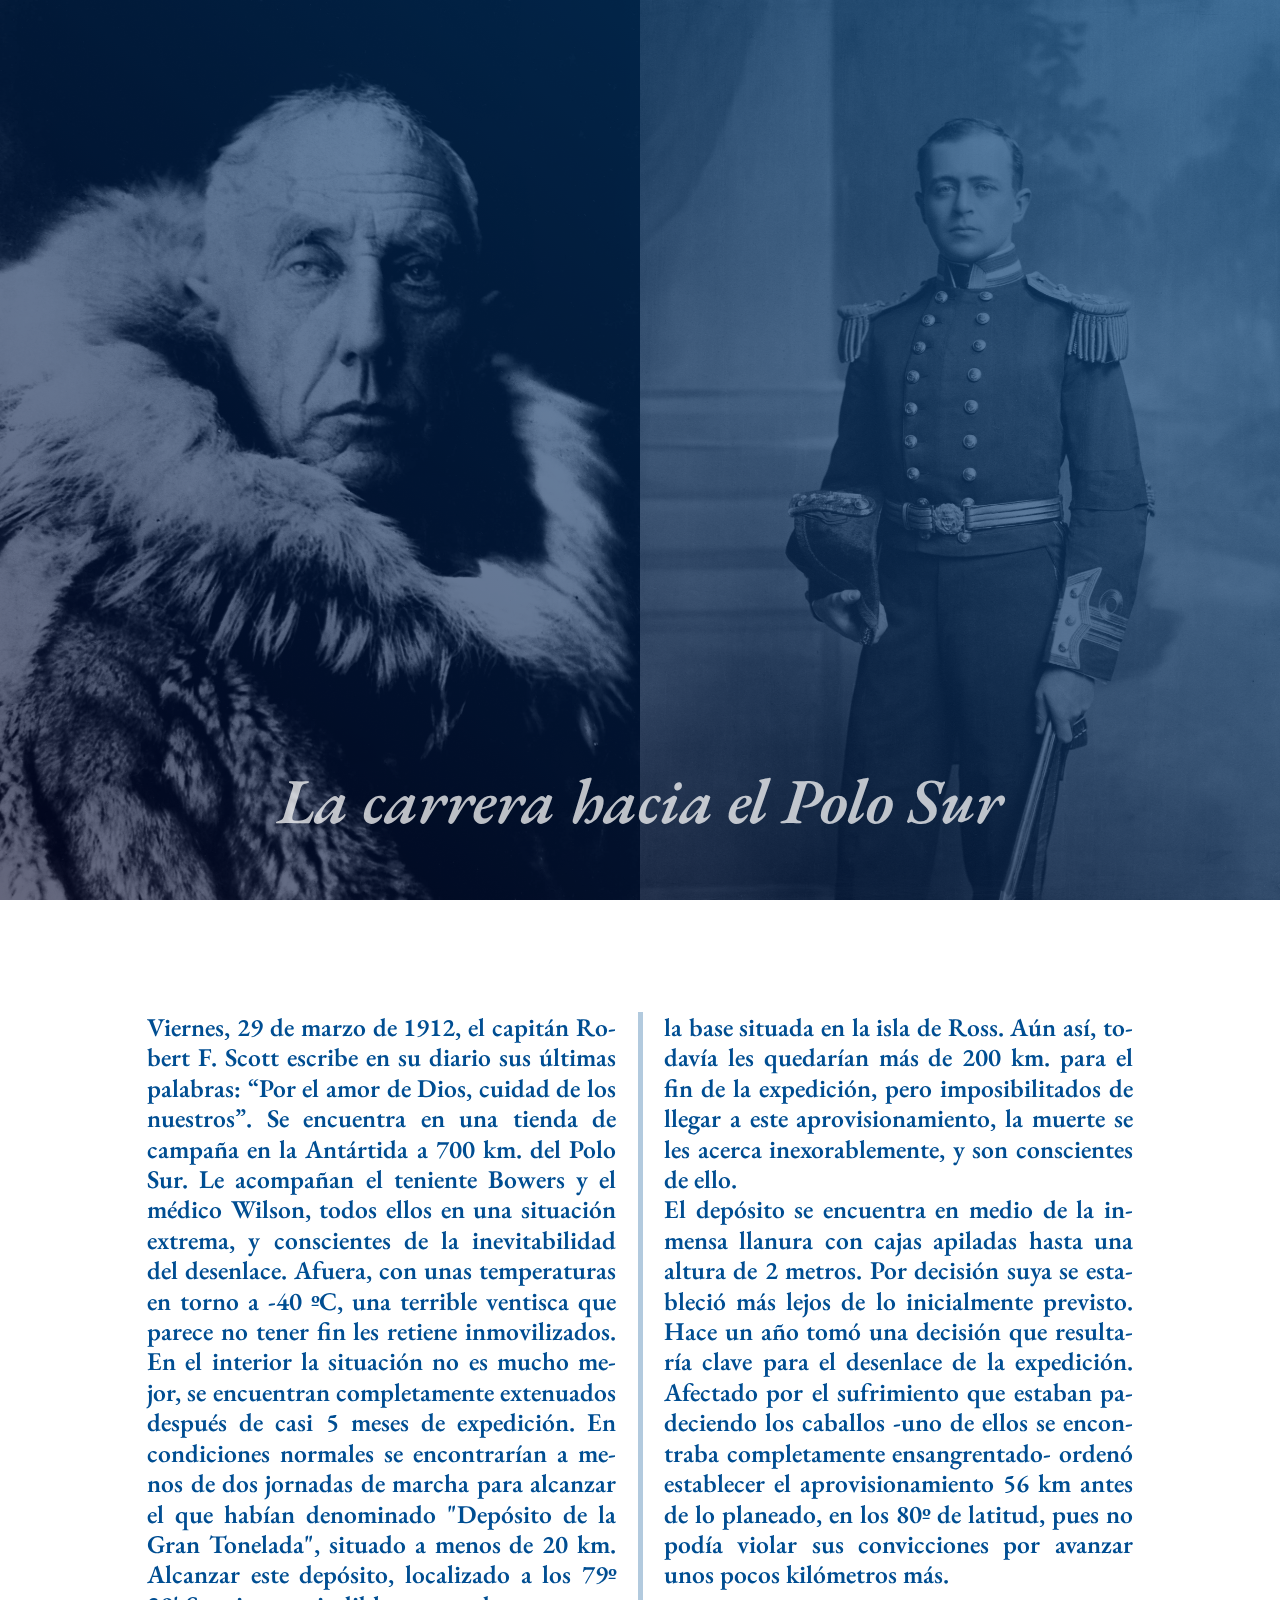
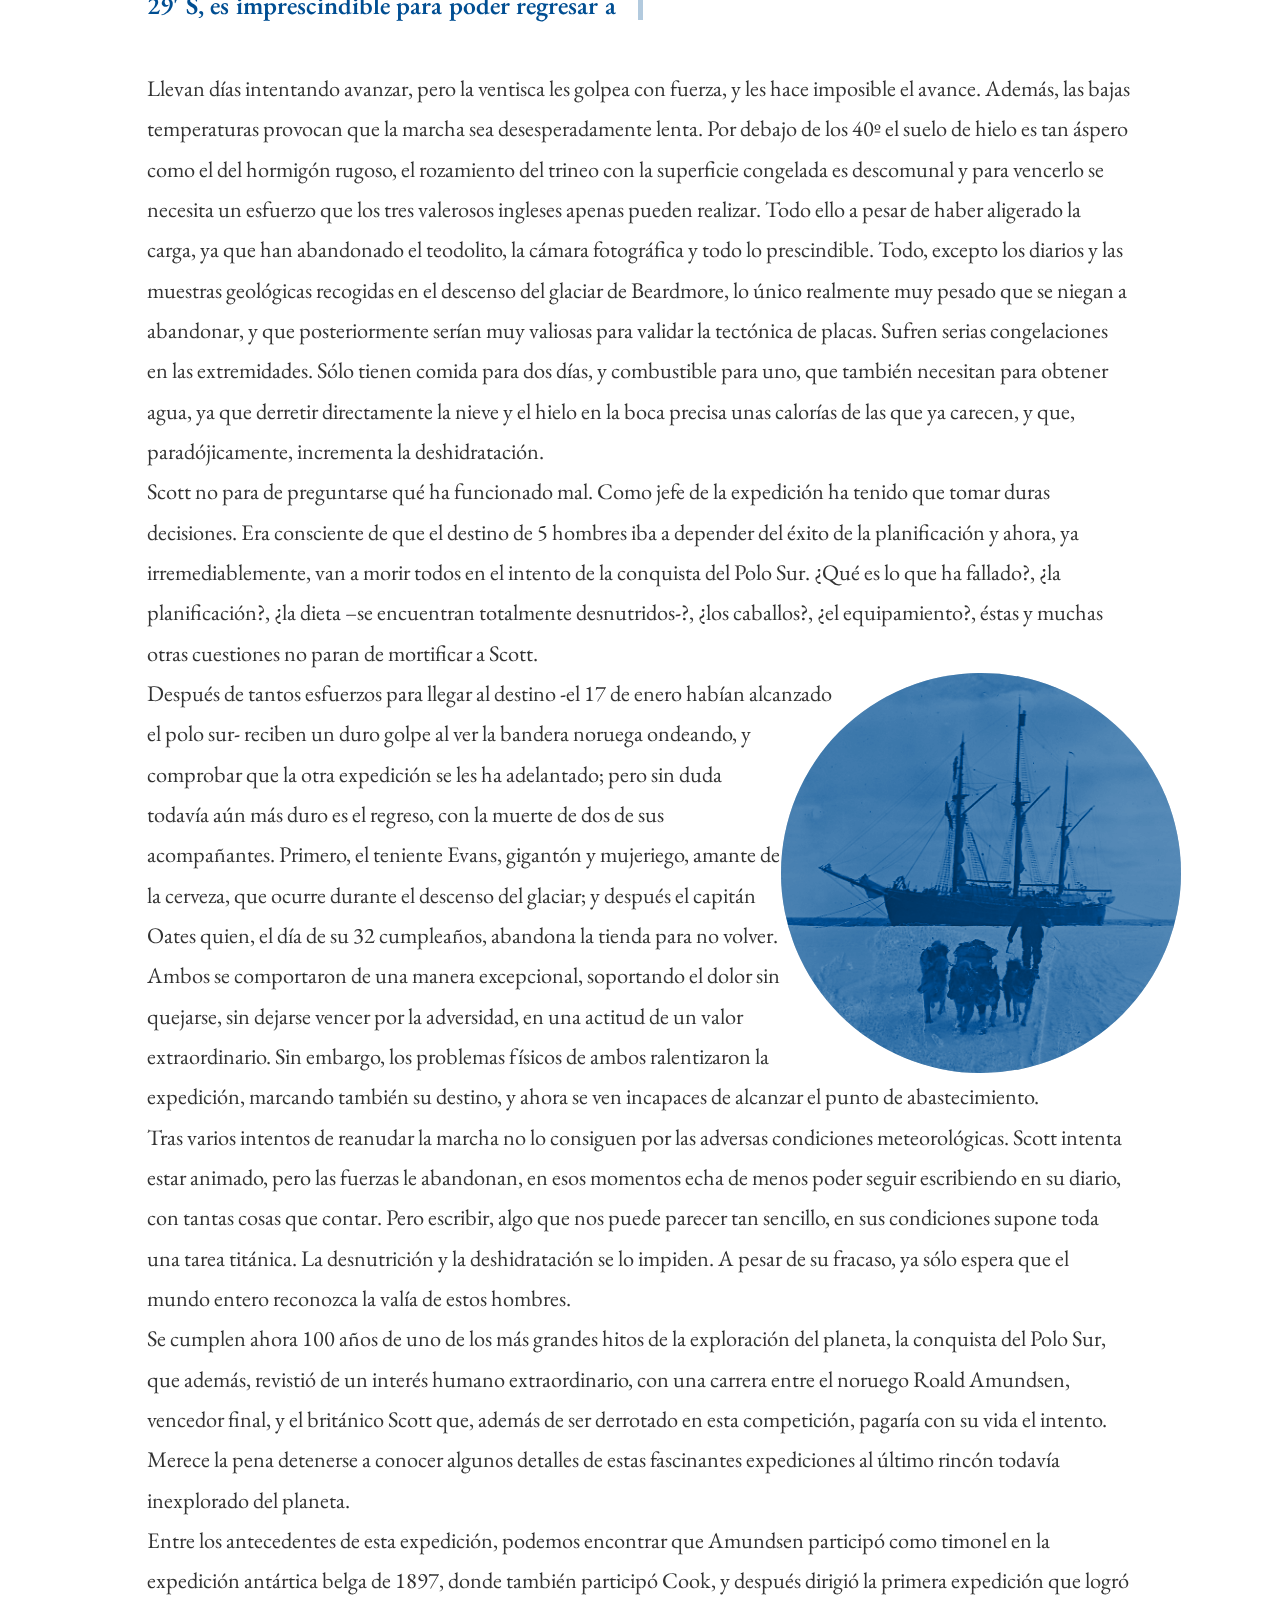
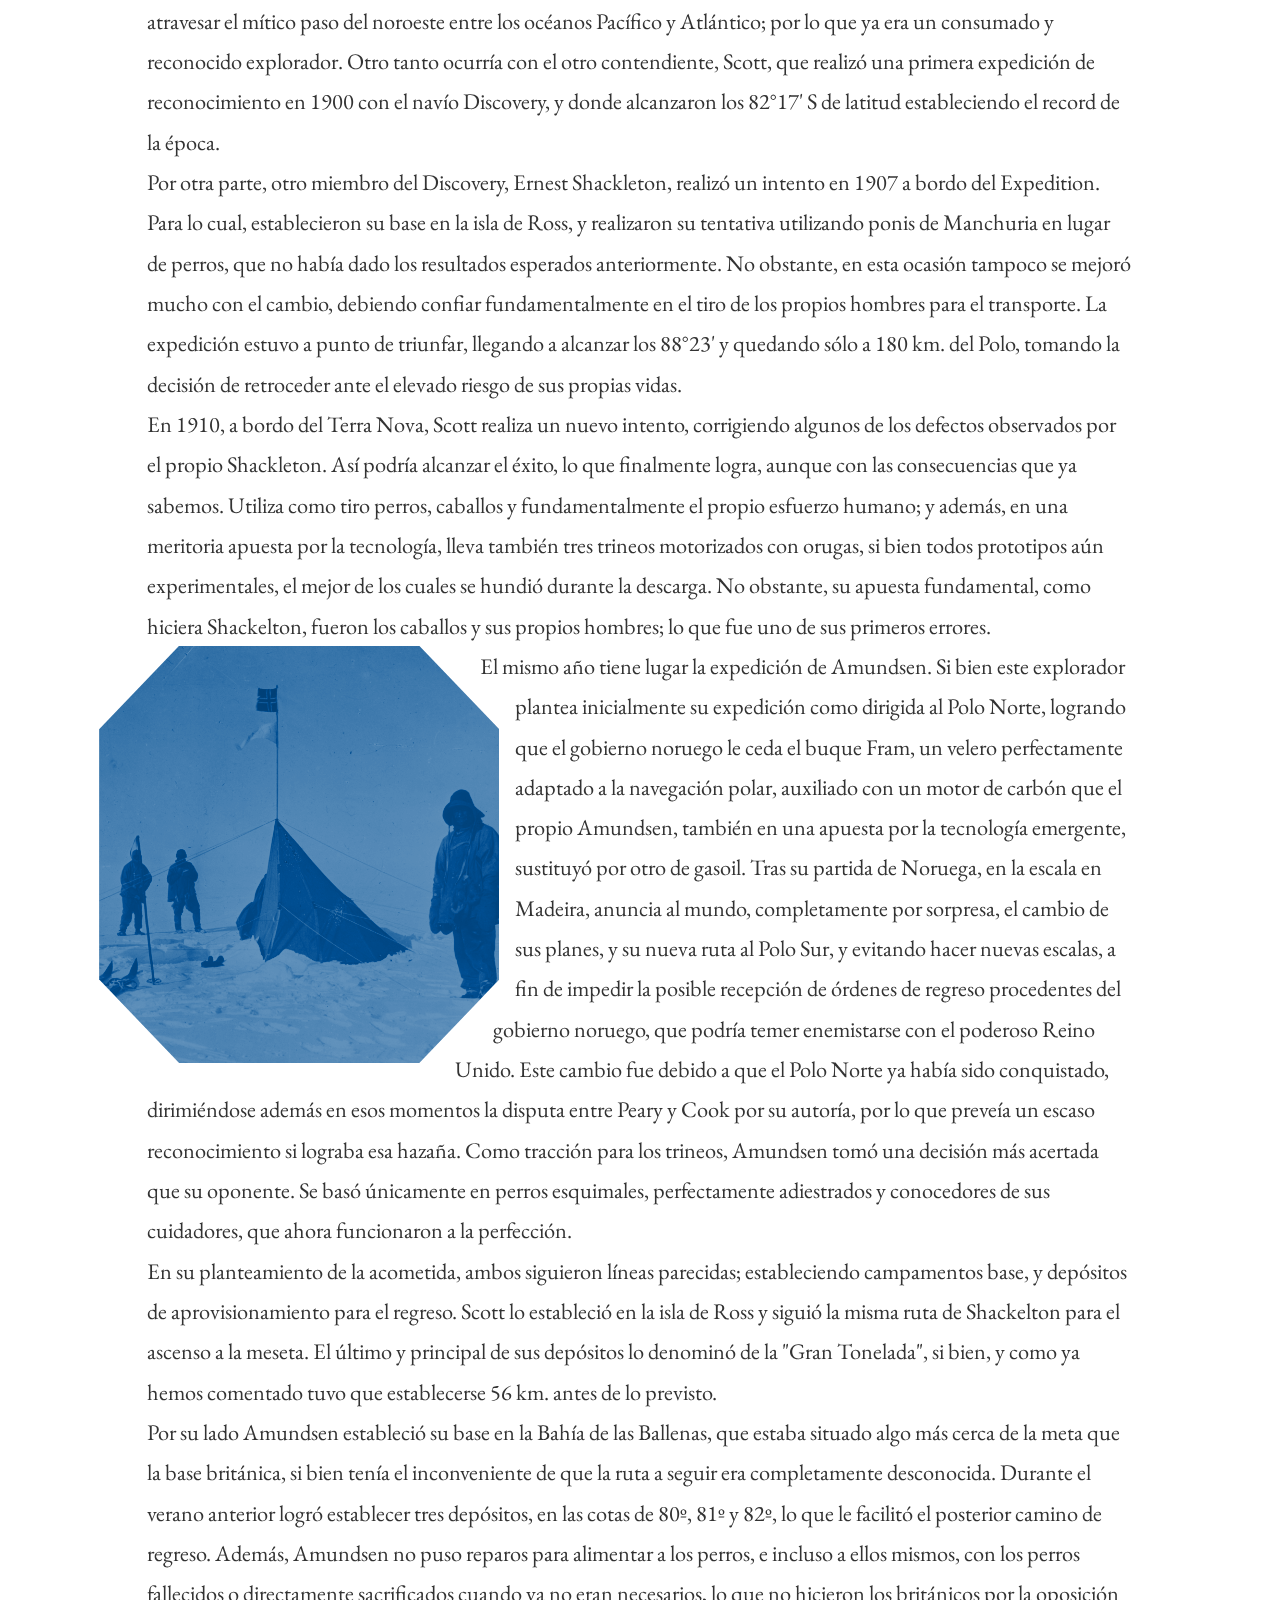
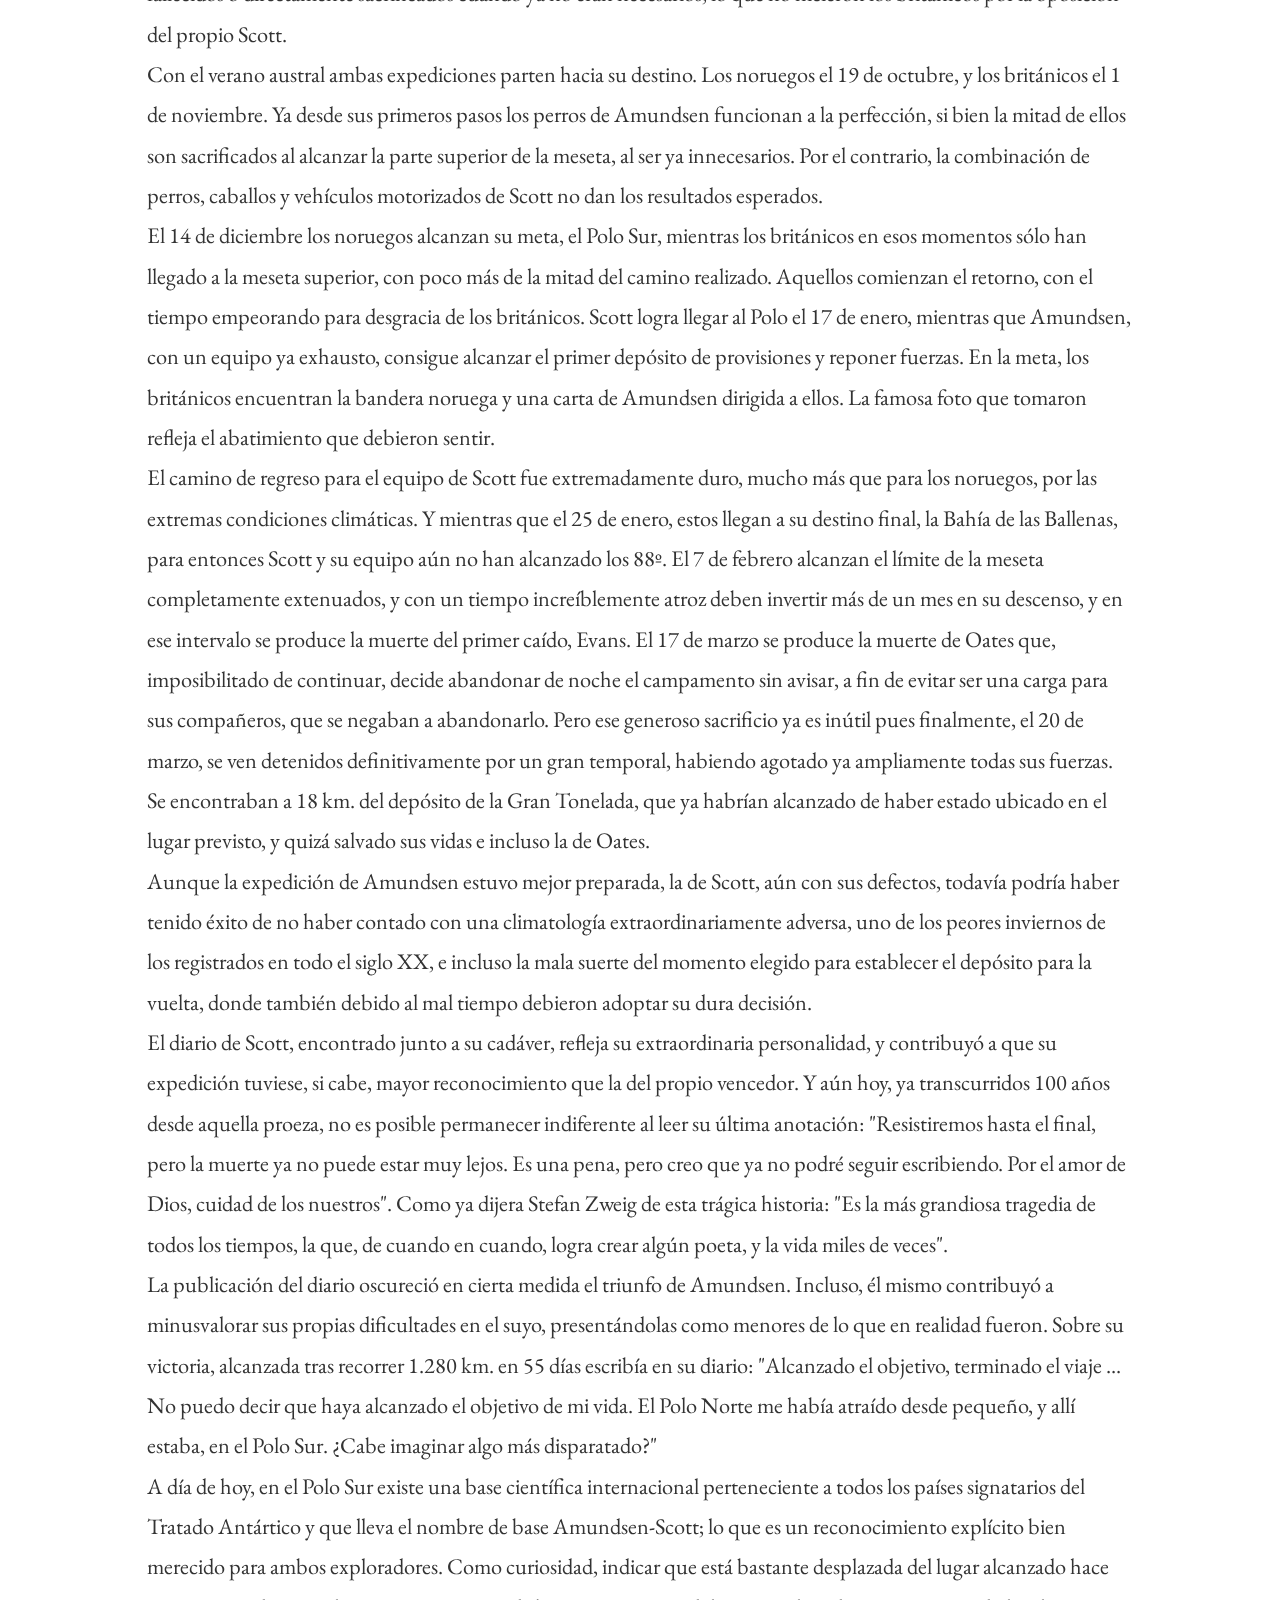
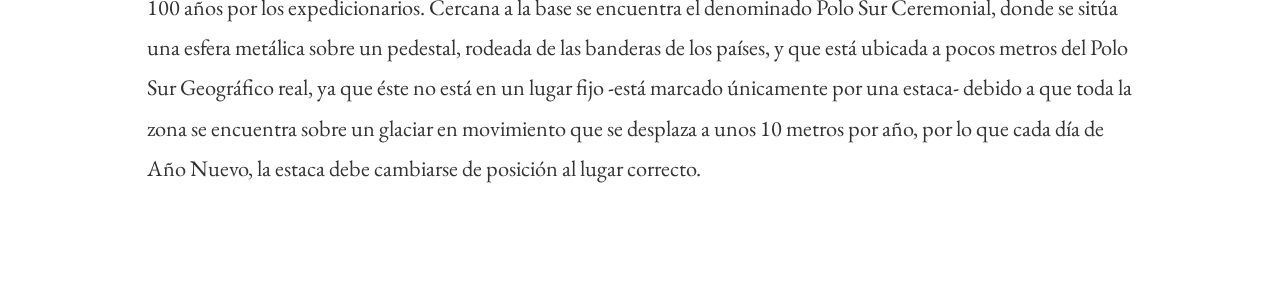
<file: LayoutWebCSS-GridFlexbox/Unidad02/index.html>
<!DOCTYPE html>
<html lang="es">
<head>
  <meta charset="utf-8" />
  <meta http-equiv="x-ua-compatible" content="ie=edge" />
  <meta
      name="viewport"
      content="width=device-width, initial-scale=1, shrink-to-fit=no"
  />
  <title>Domestika</title>
  <link href="css/site.css" rel="stylesheet" />
  <link href="css/2-1_viewport-units.css" rel="stylesheet" />
</head>

<body>
<div class="cabecera">
  <div class="cabecera__bloque1">
    <img src="images/Amundsen.jpg" alt="Roald Amundsen" />
  </div>
  <div class="cabecera__bloque2">
    <img src="images/Scott.jpg" alt="Robert Falcon Scott" />
  </div>
  <div class="cabecera__titulo">
    <h1>La carrera hacia el Polo Sur</h1>
  </div>
</div>
<article class="articulo">
  <div class="articulo__entradilla">
    <p>
      Viernes, 29 de marzo de 1912, el capitán Robert F. Scott escribe en su
      diario sus últimas palabras: “Por el amor de Dios, cuidad de los
      nuestros”. Se encuentra en una tienda de campaña en la Antártida a 700
      km. del Polo Sur. Le acompañan el teniente Bowers y el médico Wilson,
      todos ellos en una situación extrema, y conscientes de la inevitabilidad
      del desenlace. Afuera, con unas temperaturas en torno a -40 ºC, una
      terrible ventisca que parece no tener fin les retiene inmovilizados. En
      el interior la situación no es mucho mejor, se encuentran completamente
      extenuados después de casi 5 meses de expedición. En condiciones
      normales se encontrarían a menos de dos jornadas de marcha para alcanzar
      el que habían denominado "Depósito de la Gran Tonelada", situado a menos
      de 20 km. Alcanzar este depósito, localizado a los 79º 29' S, es
      imprescindible para poder regresar a la base situada en la isla de Ross.
      Aún así, todavía les quedarían más de 200 km. para el fin de la
      expedición, pero imposibilitados de llegar a este aprovisionamiento, la
      muerte se les acerca inexorablemente, y son conscientes de ello.
    </p>
    <p>
      El depósito se encuentra en medio de la inmensa llanura con cajas
      apiladas hasta una altura de 2 metros. Por decisión suya se estableció
      más lejos de lo inicialmente previsto. Hace un año tomó una decisión que
      resultaría clave para el desenlace de la expedición. Afectado por el
      sufrimiento que estaban padeciendo los caballos -uno de ellos se
      encontraba completamente ensangrentado- ordenó establecer el
      aprovisionamiento 56 km antes de lo planeado, en los 80º de latitud,
      pues no podía violar sus convicciones por avanzar unos pocos kilómetros
      más.
    </p>
  </div>
  <p>
    Llevan días intentando avanzar, pero la ventisca les golpea con fuerza,
    y les hace imposible el avance. Además, las bajas temperaturas provocan
    que la marcha sea desesperadamente lenta. Por debajo de los 40º el suelo
    de hielo es tan áspero como el del hormigón rugoso, el rozamiento del
    trineo con la superficie congelada es descomunal y para vencerlo se
    necesita un esfuerzo que los tres valerosos ingleses apenas pueden
    realizar. Todo ello a pesar de haber aligerado la carga, ya que han
    abandonado el teodolito, la cámara fotográfica y todo lo prescindible.
    Todo, excepto los diarios y las muestras geológicas recogidas en el
    descenso del glaciar de Beardmore, lo único realmente muy pesado que se
    niegan a abandonar, y que posteriormente serían muy valiosas para
    validar la tectónica de placas. Sufren serias congelaciones en las
    extremidades. Sólo tienen comida para dos días, y combustible para uno,
    que también necesitan para obtener agua, ya que derretir directamente la
    nieve y el hielo en la boca precisa unas calorías de las que ya carecen,
    y que, paradójicamente, incrementa la deshidratación.
  </p>
  <p>
    Scott no para de preguntarse qué ha funcionado mal. Como jefe de la
    expedición ha tenido que tomar duras decisiones. Era consciente de que
    el destino de 5 hombres iba a depender del éxito de la planificación y
    ahora, ya irremediablemente, van a morir todos en el intento de la
    conquista del Polo Sur. ¿Qué es lo que ha fallado?, ¿la planificación?,
    ¿la dieta –se encuentran totalmente desnutridos-?, ¿los caballos?, ¿el
    equipamiento?, éstas y muchas otras cuestiones no paran de mortificar a
    Scott.
  </p>
  <div class="imagen-circulo">
    <img src="./images/articulo1.jpg" alt="El Fram y los perros">
  </div>
  <p>
    Después de tantos esfuerzos para llegar al destino -el 17 de enero
    habían alcanzado el polo sur- reciben un duro golpe al ver la bandera
    noruega ondeando, y comprobar que la otra expedición se les ha
    adelantado; pero sin duda todavía aún más duro es el regreso, con la
    muerte de dos de sus acompañantes. Primero, el teniente Evans, gigantón
    y mujeriego, amante de la cerveza, que ocurre durante el descenso del
    glaciar; y después el capitán Oates quien, el día de su 32 cumpleaños,
    abandona la tienda para no volver. Ambos se comportaron de una manera
    excepcional, soportando el dolor sin quejarse, sin dejarse vencer por la
    adversidad, en una actitud de un valor extraordinario. Sin embargo, los
    problemas físicos de ambos ralentizaron la expedición, marcando también
    su destino, y ahora se ven incapaces de alcanzar el punto de
    abastecimiento.
  </p>

  <p>
    Tras varios intentos de reanudar la marcha no lo consiguen por las
    adversas condiciones meteorológicas. Scott intenta estar animado, pero
    las fuerzas le abandonan, en esos momentos echa de menos poder seguir
    escribiendo en su diario, con tantas cosas que contar. Pero escribir,
    algo que nos puede parecer tan sencillo, en sus condiciones supone toda
    una tarea titánica. La desnutrición y la deshidratación se lo impiden. A
    pesar de su fracaso, ya sólo espera que el mundo entero reconozca la
    valía de estos hombres.
  </p>
  <p>
    Se cumplen ahora 100 años de uno de los más grandes hitos de la
    exploración del planeta, la conquista del Polo Sur, que además, revistió
    de un interés humano extraordinario, con una carrera entre el noruego
    Roald Amundsen, vencedor final, y el británico Scott que, además de ser
    derrotado en esta competición, pagaría con su vida el intento. Merece la
    pena detenerse a conocer algunos detalles de estas fascinantes
    expediciones al último rincón todavía inexplorado del planeta.
  </p>
  <p>
    Entre los antecedentes de esta expedición, podemos encontrar que
    Amundsen participó como timonel en la expedición antártica belga de
    1897, donde también participó Cook, y después dirigió la primera
    expedición que logró atravesar el mítico paso del noroeste entre los
    océanos Pacífico y Atlántico; por lo que ya era un consumado y
    reconocido explorador. Otro tanto ocurría con el otro contendiente,
    Scott, que realizó una primera expedición de reconocimiento en 1900 con
    el navío Discovery, y donde alcanzaron los 82°17' S de latitud
    estableciendo el record de la época.
  </p>
  <p>
    Por otra parte, otro miembro del Discovery, Ernest Shackleton, realizó
    un intento en 1907 a bordo del Expedition. Para lo cual, establecieron
    su base en la isla de Ross, y realizaron su tentativa utilizando ponis
    de Manchuria en lugar de perros, que no había dado los resultados
    esperados anteriormente. No obstante, en esta ocasión tampoco se mejoró
    mucho con el cambio, debiendo confiar fundamentalmente en el tiro de los
    propios hombres para el transporte. La expedición estuvo a punto de
    triunfar, llegando a alcanzar los 88°23' y quedando sólo a 180 km. del
    Polo, tomando la decisión de retroceder ante el elevado riesgo de sus
    propias vidas.
  </p>
  <p>
    En 1910, a bordo del Terra Nova, Scott realiza un nuevo intento,
    corrigiendo algunos de los defectos observados por el propio Shackleton.
    Así podría alcanzar el éxito, lo que finalmente logra, aunque con las
    consecuencias que ya sabemos. Utiliza como tiro perros, caballos y
    fundamentalmente el propio esfuerzo humano; y además, en una meritoria
    apuesta por la tecnología, lleva también tres trineos motorizados con
    orugas, si bien todos prototipos aún experimentales, el mejor de los
    cuales se hundió durante la descarga. No obstante, su apuesta
    fundamental, como hiciera Shackelton, fueron los caballos y sus propios
    hombres; lo que fue uno de sus primeros errores.
  </p>
  <div class="imagen-hexagono">
    <img src="./images/articulo2.jpg" alt="El Fram y los perros">
  </div>
  <p>
    El mismo año tiene lugar la expedición de Amundsen. Si bien este
    explorador plantea inicialmente su expedición como dirigida al Polo
    Norte, logrando que el gobierno noruego le ceda el buque Fram, un velero
    perfectamente adaptado a la navegación polar, auxiliado con un motor de
    carbón que el propio Amundsen, también en una apuesta por la tecnología
    emergente, sustituyó por otro de gasoil. Tras su partida de Noruega, en
    la escala en Madeira, anuncia al mundo, completamente por sorpresa, el
    cambio de sus planes, y su nueva ruta al Polo Sur, y evitando hacer
    nuevas escalas, a fin de impedir la posible recepción de órdenes de
    regreso procedentes del gobierno noruego, que podría temer enemistarse
    con el poderoso Reino Unido. Este cambio fue debido a que el Polo Norte
    ya había sido conquistado, dirimiéndose además en esos momentos la
    disputa entre Peary y Cook por su autoría, por lo que preveía un escaso
    reconocimiento si lograba esa hazaña. Como tracción para los trineos,
    Amundsen tomó una decisión más acertada que su oponente. Se basó
    únicamente en perros esquimales, perfectamente adiestrados y conocedores
    de sus cuidadores, que ahora funcionaron a la perfección.
  </p>
  <p>
    En su planteamiento de la acometida, ambos siguieron líneas parecidas;
    estableciendo campamentos base, y depósitos de aprovisionamiento para el
    regreso. Scott lo estableció en la isla de Ross y siguió la misma ruta
    de Shackelton para el ascenso a la meseta. El último y principal de sus
    depósitos lo denominó de la "Gran Tonelada", si bien, y como ya hemos
    comentado tuvo que establecerse 56 km. antes de lo previsto.
  </p>
  <p>
    Por su lado Amundsen estableció su base en la Bahía de las Ballenas, que
    estaba situado algo más cerca de la meta que la base británica, si bien
    tenía el inconveniente de que la ruta a seguir era completamente
    desconocida. Durante el verano anterior logró establecer tres depósitos,
    en las cotas de 80º, 81º y 82º, lo que le facilitó el posterior camino
    de regreso. Además, Amundsen no puso reparos para alimentar a los
    perros, e incluso a ellos mismos, con los perros fallecidos o
    directamente sacrificados cuando ya no eran necesarios, lo que no
    hicieron los británicos por la oposición del propio Scott.
  </p>
  <p>
    Con el verano austral ambas expediciones parten hacia su destino. Los
    noruegos el 19 de octubre, y los británicos el 1 de noviembre. Ya desde
    sus primeros pasos los perros de Amundsen funcionan a la perfección, si
    bien la mitad de ellos son sacrificados al alcanzar la parte superior de
    la meseta, al ser ya innecesarios. Por el contrario, la combinación de
    perros, caballos y vehículos motorizados de Scott no dan los resultados
    esperados.
  </p>
  <p>
    El 14 de diciembre los noruegos alcanzan su meta, el Polo Sur, mientras
    los británicos en esos momentos sólo han llegado a la meseta superior,
    con poco más de la mitad del camino realizado. Aquellos comienzan el
    retorno, con el tiempo empeorando para desgracia de los británicos.
    Scott logra llegar al Polo el 17 de enero, mientras que Amundsen, con un
    equipo ya exhausto, consigue alcanzar el primer depósito de provisiones
    y reponer fuerzas. En la meta, los británicos encuentran la bandera
    noruega y una carta de Amundsen dirigida a ellos. La famosa foto que
    tomaron refleja el abatimiento que debieron sentir.
  </p>
  <p>
    El camino de regreso para el equipo de Scott fue extremadamente duro,
    mucho más que para los noruegos, por las extremas condiciones
    climáticas. Y mientras que el 25 de enero, estos llegan a su destino
    final, la Bahía de las Ballenas, para entonces Scott y su equipo aún no
    han alcanzado los 88º. El 7 de febrero alcanzan el límite de la meseta
    completamente extenuados, y con un tiempo increíblemente atroz deben
    invertir más de un mes en su descenso, y en ese intervalo se produce la
    muerte del primer caído, Evans. El 17 de marzo se produce la muerte de
    Oates que, imposibilitado de continuar, decide abandonar de noche el
    campamento sin avisar, a fin de evitar ser una carga para sus
    compañeros, que se negaban a abandonarlo. Pero ese generoso sacrificio
    ya es inútil pues finalmente, el 20 de marzo, se ven detenidos
    definitivamente por un gran temporal, habiendo agotado ya ampliamente
    todas sus fuerzas. Se encontraban a 18 km. del depósito de la Gran
    Tonelada, que ya habrían alcanzado de haber estado ubicado en el lugar
    previsto, y quizá salvado sus vidas e incluso la de Oates.
  </p>
  <p>
    Aunque la expedición de Amundsen estuvo mejor preparada, la de Scott,
    aún con sus defectos, todavía podría haber tenido éxito de no haber
    contado con una climatología extraordinariamente adversa, uno de los
    peores inviernos de los registrados en todo el siglo XX, e incluso la
    mala suerte del momento elegido para establecer el depósito para la
    vuelta, donde también debido al mal tiempo debieron adoptar su dura
    decisión.
  </p>
  <p>
    El diario de Scott, encontrado junto a su cadáver, refleja su
    extraordinaria personalidad, y contribuyó a que su expedición tuviese,
    si cabe, mayor reconocimiento que la del propio vencedor. Y aún hoy, ya
    transcurridos 100 años desde aquella proeza, no es posible permanecer
    indiferente al leer su última anotación: "Resistiremos hasta el final,
    pero la muerte ya no puede estar muy lejos. Es una pena, pero creo que
    ya no podré seguir escribiendo. Por el amor de Dios, cuidad de los
    nuestros". Como ya dijera Stefan Zweig de esta trágica historia: "Es la
    más grandiosa tragedia de todos los tiempos, la que, de cuando en
    cuando, logra crear algún poeta, y la vida miles de veces".
  </p>
  <p>
    La publicación del diario oscureció en cierta medida el triunfo de
    Amundsen. Incluso, él mismo contribuyó a minusvalorar sus propias
    dificultades en el suyo, presentándolas como menores de lo que en
    realidad fueron. Sobre su victoria, alcanzada tras recorrer 1.280 km. en
    55 días escribía en su diario: "Alcanzado el objetivo, terminado el
    viaje ... No puedo decir que haya alcanzado el objetivo de mi vida. El
    Polo Norte me había atraído desde pequeño, y allí estaba, en el Polo
    Sur. ¿Cabe imaginar algo más disparatado?"
  </p>
  <p>
    A día de hoy, en el Polo Sur existe una base científica internacional
    perteneciente a todos los países signatarios del Tratado Antártico y que
    lleva el nombre de base Amundsen-Scott; lo que es un reconocimiento
    explícito bien merecido para ambos exploradores. Como curiosidad,
    indicar que está bastante desplazada del lugar alcanzado hace 100 años
    por los expedicionarios. Cercana a la base se encuentra el denominado
    Polo Sur Ceremonial, donde se sitúa una esfera metálica sobre un
    pedestal, rodeada de las banderas de los países, y que está ubicada a
    pocos metros del Polo Sur Geográfico real, ya que éste no está en un
    lugar fijo -está marcado únicamente por una estaca- debido a que toda la
    zona se encuentra sobre un glaciar en movimiento que se desplaza a unos
    10 metros por año, por lo que cada día de Año Nuevo, la estaca debe
    cambiarse de posición al lugar correcto.
  </p>

</article>
</body>
</html>
</file>
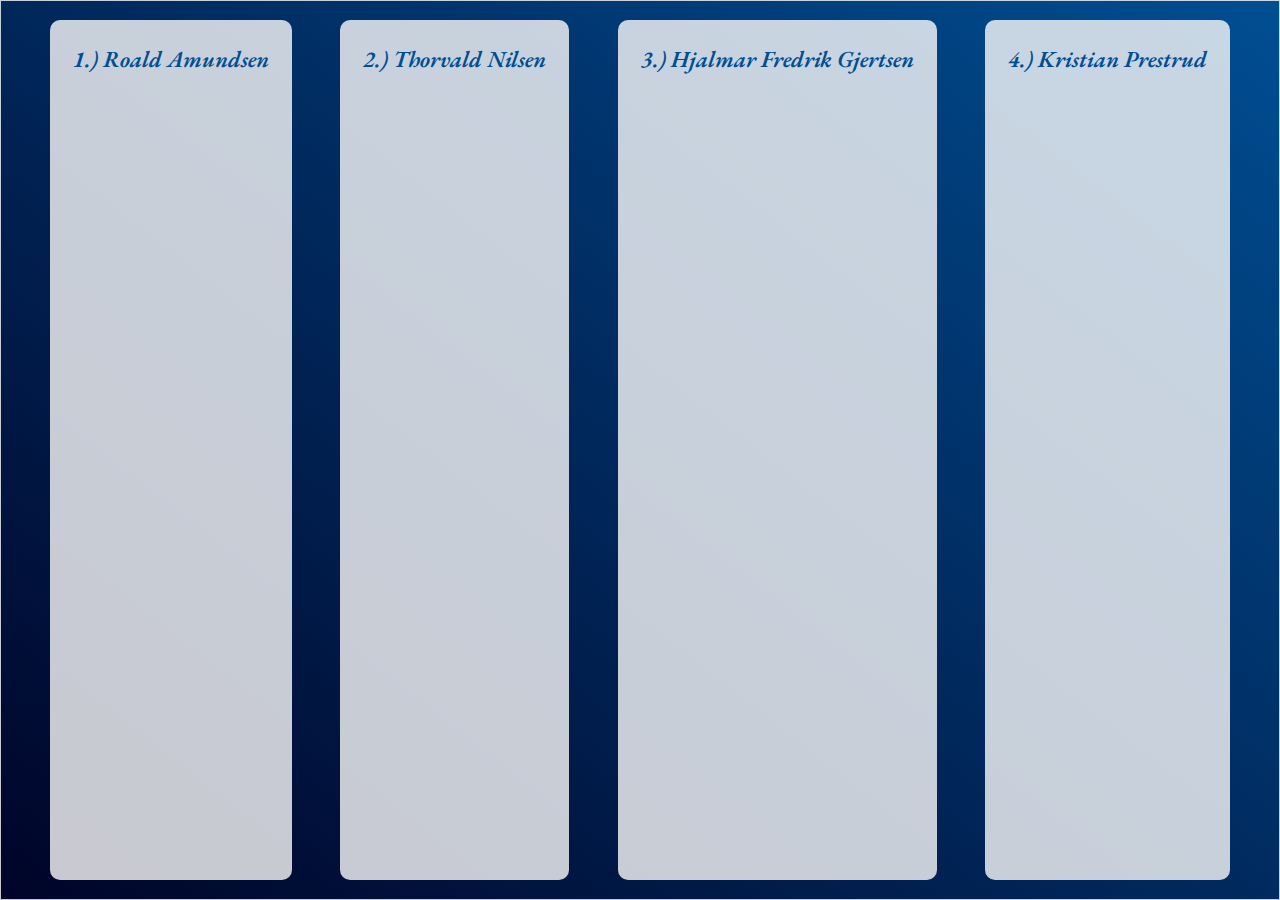
<file: LayoutWebCSS-GridFlexbox/Unidad03/index.html>
<!DOCTYPE html>
<html lang="es">
<head>
  <meta charset="utf-8" />
  <meta http-equiv="x-ua-compatible" content="ie=edge" />
  <meta
      name="viewport"
      content="width=device-width, initial-scale=1, shrink-to-fit=no"
  />
  <title>Introducción a flexbox</title>
  <link href="./css/site.css" rel="stylesheet" />
  <link href="./css/flexbox.css" rel="stylesheet" />
</head>

<body>
<div class="contenedor">
  <div class="explorador exp1">1.) Roald Amundsen</div>
  <div class="explorador exp2">2.) Thorvald Nilsen</div>
  <div class="explorador exp3">3.) Hjalmar Fredrik Gjertsen</div>
  <div class="explorador exp4">4.) Kristian Prestrud</div>
  <!--<div class="explorador exp5">5.) Robert Falcon Scott</div>
  <div class="explorador exp6">6.) Edgar Evans</div>
  <div class="explorador exp7">7.) Edward Adrian Wilson</div>
  <div class="explorador exp8">8.) Henry Robertson Bowers</div>-->
</div>
</body>
</html>
</file>
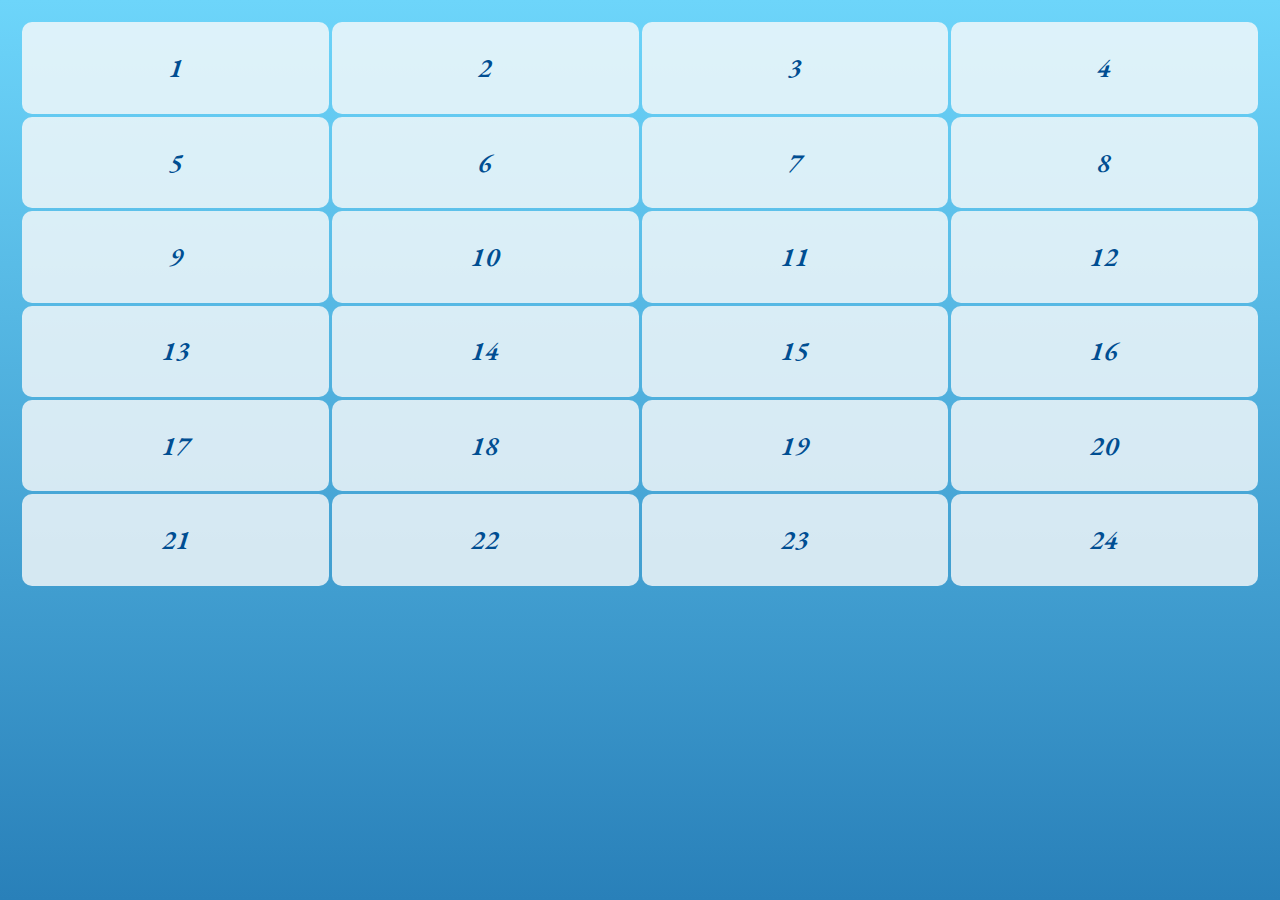
<file: LayoutWebCSS-GridFlexbox/Unidad04/index.html>
<!DOCTYPE html>
<html lang="es">
  <head>
    <meta charset="utf-8" />
    <meta http-equiv="x-ua-compatible" content="ie=edge" />
    <meta
      name="viewport"
      content="width=device-width, initial-scale=1, shrink-to-fit=no"
    />
    <title>Domestika</title>
    <link href="css/site.css" rel="stylesheet" />
    <link href="css/grid.css" rel="stylesheet" />
  </head>

  <body>
    <div class="contenedor">
      <div class="elemento elm1">1</div>
      <div class="elemento elm2">2</div>
      <div class="elemento elm3">3</div>
      <div class="elemento elm4">4</div>
      <div class="elemento elm5">5</div>
      <div class="elemento elm6">6</div>
      <div class="elemento elm7">7</div>
      <div class="elemento elm8">8</div>
      <div class="elemento elm9">9</div>
      <div class="elemento elm10">10</div>
      <div class="elemento elm11">11</div>
      <div class="elemento elm12">12</div>
      <div class="elemento elm13">13</div>
      <div class="elemento elm14">14</div>
      <div class="elemento elm15">15</div>
      <div class="elemento elm16">16</div>
      <div class="elemento elm17">17</div>
      <div class="elemento elm18">18</div>
      <div class="elemento elm19">19</div>
      <div class="elemento elm20">20</div>
      <div class="elemento elm21">21</div>
      <div class="elemento elm22">22</div>
      <div class="elemento elm23">23</div>
      <div class="elemento elm24">24</div>
    </div>
  </body>
</html>
</file>
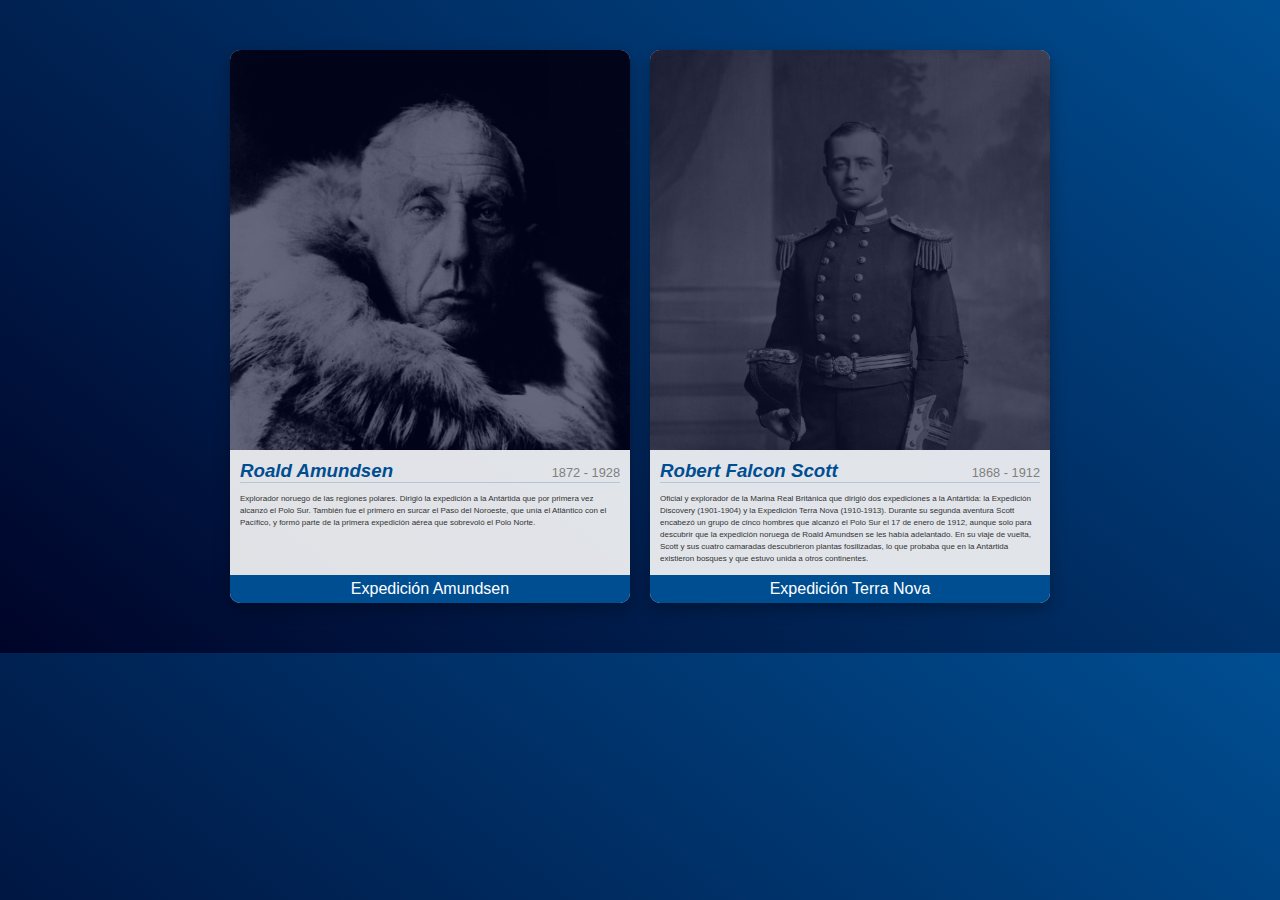
<file: LayoutWebCSS-GridFlexbox/Unidad03/ejercicioTarjetas/index.html>
<!DOCTYPE html>
<html lang="es">
  <head>
    <meta charset="utf-8" />
    <meta http-equiv="x-ua-compatible" content="ie=edge" />
    <meta
      name="viewport"
      content="width=device-width, initial-scale=1, shrink-to-fit=no"
    />
    <title>Domestika</title>
    <!-- <link href="./css/site.css" rel="stylesheet" /> -->
    <link href="./css/tarjetas-3D.css" rel="stylesheet" />
  </head>

  <body>
    <div class="contenedor">
      <div class="explorador">
        <div class="explorador__imagen">
          <img src="./images/Amundsen.jpg" alt="Roald Amundsen" />
        </div>
        <div class="explorador__contenido">
          <div class="explorador__cabecera">
            <h3 class="explorador__nombre">Roald Amundsen</h3>
            <span class="explorador__fechas">1872 - 1928</span>
          </div>
          <p class="explorador__bio">
            Explorador noruego de las regiones polares. Dirigió la expedición a
            la Antártida que por primera vez alcanzó el Polo Sur. También fue el
            primero en surcar el Paso del Noroeste, que unía el Atlántico con el
            Pacífico, y formó parte de la primera expedición aérea que sobrevoló
            el Polo Norte.
          </p>
          <div class="explorador__pie">Expedición Amundsen</div>
        </div>
      </div>

      <div class="explorador">
        <div class="explorador__imagen">
          <img src="./images/Scott.jpg" alt="Robert Falcon Scott" />
        </div>
        <div class="explorador__contenido">
          <div class="explorador__cabecera">
            <h3 class="explorador__nombre">Robert Falcon Scott</h3>
            <span class="explorador__fechas">1868 - 1912</span>
          </div>
          <p class="explorador__bio">
            Oficial y explorador de la Marina Real Británica que dirigió dos
            expediciones a la Antártida: la Expedición Discovery (1901-1904) y
            la Expedición Terra Nova (1910-1913). Durante su segunda aventura
            Scott encabezó un grupo de cinco hombres que alcanzó el Polo Sur el
            17 de enero de 1912, aunque solo para descubrir que la expedición
            noruega de Roald Amundsen se les había adelantado. En su viaje de
            vuelta, Scott y sus cuatro camaradas descubrieron plantas
            fosilizadas, lo que probaba que en la Antártida existieron bosques y
            que estuvo unida a otros continentes.
          </p>
          <div class="explorador__pie">Expedición Terra Nova</div>
        </div>
      </div>
    </div>
    <script src="./javascript.js"></script>
  </body>
</html>
</file>
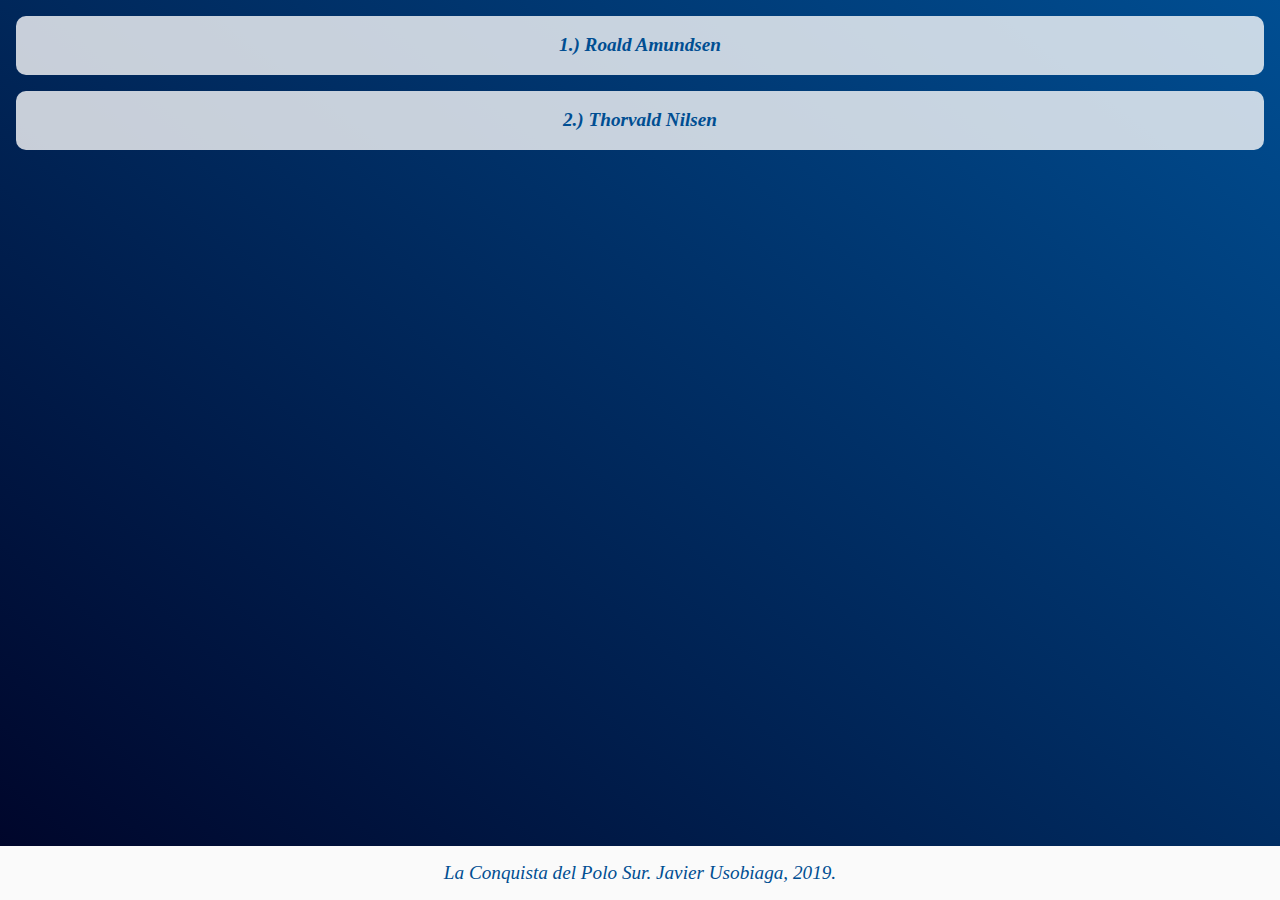
<file: LayoutWebCSS-GridFlexbox/Unidad03/sticky-footer/index.html>
<!DOCTYPE html>
<html lang="es">
<head>
  <meta charset="UTF-8">
  <meta http-equiv="X-UA-Compatible" content="IE=edge">
  <meta name="viewport" content="width=device-width, initial-scale=1.0">
  <title>Sticky Footer</title>
  <!-- <link href="./css/site.css" rel="stylesheet" /> -->
  <link href="./css/flexbox.css" rel="stylesheet" />
</head>
<body>
  <div class="contenedor">
    <div class="explorador exp1">1.) Roald Amundsen</div>
    <div class="explorador exp2">2.) Thorvald Nilsen</div>
  </div>

  <footer class="footer">
    La Conquista del Polo Sur.  Javier Usobiaga, 2019.
  </footer>
</body>
</html>
</file>
<file: LayoutWebCSS-GridFlexbox/Unidad02/css/site.css>
@import url("https://fonts.googleapis.com/css?family=EB+Garamond:400,400i,600,600i,800");

* {
  box-sizing: border-box;
  margin: 0;
  padding: 0;
}

img {
  max-width: 100%;
}

html {
  min-height: 100%;
}

body {
  min-height: 100%;
  color: #333333;
  font: 1.4em/1.8 "EB Garamond", serif;
  margin: 0;
  padding: 0;
}

@media (max-width: 37.5rem) {
  body {
    font-size: 1.2em;
  }
}

h1 {
  line-height: 1;
  font-weight: 600;
  font-style: italic;
  opacity: 0.75;
}
</file>
<file: LayoutWebCSS-GridFlexbox/Unidad02/css/2-1_viewport-units.css>
.cabecera {
  background: linear-gradient(38deg, #000428, #004e92);
  color: #fafafa;
  display: flex;
}

.cabecera__bloque1 {
  height: 100vh;
  width: 50%;
  /*background: url(../images/poloSur.jpg) no-repeat 40% top;
  background-size: cover;*/
}

.cabecera__bloque1 img {
  height: 100%;
  width: 100%;
  object-fit: cover;
  object-position: center top;
}

/*.cabecera__bloque2 {
  height: 70vh;
  width: 50%;
  display: flex;
  align-items: center;
  justify-content: center;
  padding: 1em;
  text-align: center;
}*/

.cabecera__bloque2 {
  height: 100vh;
  width: 50%;
}

.cabecera__bloque2 img {
  height: 100%;
  width: 100%;
  object-fit: cover;
  object-position: center top;
}

.cabecera__titulo {
  position: absolute;
  top: 0;
  bottom: 0;
  left: 0;
  right: 0;
  display: flex;
  align-items: flex-end;
  justify-content: center;
  text-align: center;
  padding: 3em;
}

img {
  display: block;
  opacity: 0.4;
  filter: grayscale(100%);
}

h1 {
  font-size: 5vw;
}

.articulo {
  max-width: 50em;
  margin: 5em auto;
  padding: 0 3em;
}

.articulo__entradilla {
  column-count: 2;
  column-gap: 3rem;
  column-rule: thick solid rgba(0, 78, 146, 0.3);
  margin-bottom: 3rem;
  font-weight: 600;
  font-size: 1.6rem;
  line-height: 1.9rem;
  color: #004e92;
  text-align: justify;
  hyphens: auto;
}

.imagen-circulo {
  border-radius: 50%;
  shape-outside: circle(50%) border-box;
  shape-margin: 1rem;
  max-width: 25rem;
  float: right;
  margin-right: -3rem;
  background: #004e92;
}

.imagen-circulo img {
  display: block;
  border-radius: 50%;
  mix-blend-mode: hard-light;
}

.imagen-hexagono {
  max-width: 25rem;
  float: left;
  background: #004e92;
  margin-left: -3rem;
  margin-right: 3rem;
  clip-path: polygon(20% 0%, 80% 0%, 100% 20%, 100% 80%, 80% 100%, 20% 100%, 0% 80%, 0% 20%);
  shape-outside: polygon(20% 0%, 80% 0%, 100% 20%, 100% 80%, 80% 100%, 20% 100%, 0% 80%, 0% 20%) border-box;
  shape-margin: 1rem;
}

.imagen-hexagono img {
  display: block;
  mix-blend-mode: hard-light;
  clip-path: polygon(20% 0%, 80% 0%, 100% 20%, 100% 80%, 80% 100%, 20% 100%, 0% 80%, 0% 20%);
}



/* Correcciones para pantallas por debajo de 600px */

@media (max-width: 37.5em) {
  .cabecera {
    flex-direction: column;
  }

  .cabecera__bloque1 {
    width: 100%;
    /*height: 250px;*/
    height: 50vh;
  }

  .cabecera__bloque2 {
    width: 100%;
    /*height: auto;
    padding: 3em;*/
    height: 50vh;
  }

  .cabecera img {
    width: 100%;
    height: 100%;
    object-position: center top;
  }
  .cabecera__titulo {
    align-items: center;
  }

  .articulo__entradilla {
    column-count: 1;
    margin-bottom: 3rem;
    font-weight: 400;
    font-size: 1.3rem;
    line-height: 1.6rem;
  }

  .imagen-circulo {
    shape-outside: unset;
    shape-margin: 1rem;
    margin: 0 auto;
  }

  .imagen-hexagono {
    shape-outside: unset;
    shape-margin: 1rem;
    margin: 0 auto;
  }
}
</file>
<file: LayoutWebCSS-GridFlexbox/Unidad03/css/site.css>
@import url("https://fonts.googleapis.com/css?family=EB+Garamond:400,400i,600,600i,800");

* {
  box-sizing: border-box;
  margin: 0;
  padding: 0;
}

img {
  max-width: 100%;
}

html {
  min-height: 100%;
}

body {
  min-height: 100%;
  color: #333333;
  font: 1.2rem "EB Garamond", serif;
  margin: 0;
  padding: 0;
}

@media (max-width: 37.5rem) {
  body {
    font-size: 1.2em;
  }
}

h1 {
  line-height: 1;
  font-weight: 600;
  font-style: italic;
  opacity: 0.75;
}
</file>
<file: LayoutWebCSS-GridFlexbox/Unidad03/css/flexbox.css>
.contenedor {
  padding: 1em 0;
  display: flex;
  flex-direction: row;
  justify-content: space-evenly;
  align-items: stretch;
  min-height: 100vh;
  border: 1px solid rgba(250, 250, 250, 0.8);
}

.explorador {
  box-sizing: border-box;
  background-color: rgba(250, 250, 250, 0.8);
  margin: 0;
  padding: 1em;
  border-radius: 10px;
  text-align: center;
  color: #004e92;
  font-weight: 600;
  font-style: italic;
  font-size: 1.2em;
  line-height: 1.4;
}

/*.exp1 {
  flex-shrink: 2;
}
.exp4 {
  flex-shrink: 4;
}*/


body {
  background: linear-gradient(38deg, #000428, #004e92);
}
</file>
<file: LayoutWebCSS-GridFlexbox/Unidad04/css/site.css>
@import url("https://fonts.googleapis.com/css?family=EB+Garamond:400,400i,600,600i,800");

* {
  box-sizing: border-box;
  margin: 0;
  padding: 0;
}

img {
  max-width: 100%;
}

html {
  min-height: 100%;
}

body {
  min-height: 100%;
  color: #333333;
  font: 1.4em/1.8 "EB Garamond", serif;
  margin: 0;
  padding: 0;
  background: linear-gradient(to top, #2980b9, #6dd5fa);
}

@media (max-width: 37.5rem) {
  body {
    font-size: 1.2em;
  }
}

h1 {
  line-height: 1;
  font-weight: 600;
  font-style: italic;
  opacity: 0.75;
}
</file>
<file: LayoutWebCSS-GridFlexbox/Unidad04/css/grid.css>
.contenedor {
  padding: 1em;
  display: grid;
  grid-template-columns: repeat(4, 1fr);
  grid-auto-columns: 1fr;
  grid-auto-rows: 1fr;
  grid-gap: 3px;
}

.elemento {
  background-color: rgba(250, 250, 250, 0.8);
  padding: 1em;
  border-radius: 10px;
  text-align: center;
  color: #004e92;
  font-weight: 600;
  font-style: italic;
  font-size: 1.2em;
  line-height: 1.4;
}
</file>
<file: LayoutWebCSS-GridFlexbox/Unidad03/ejercicioTarjetas/css/site.css>
@import url("https://fonts.googleapis.com/css?family=EB+Garamond:400,400i,600,600i,800");

* {
  box-sizing: border-box;
  margin: 0;
  padding: 0;
}

img {
  max-width: 100%;
}

html {
  font-size: 62.5%;
}

body {
  min-height: 100%;
  color: #333333;
  font-size: 1.6rem;
  font-family: Arial, Helvetica, sans-serif;
  margin: 0;
  padding: 0;
}

@media (max-width: 37.5rem) {
  body {
    font-size: 1.2em;
  }
}

h1 {
  line-height: 1;
  font-weight: 600;
  font-style: italic;
  opacity: 0.75;
}


.contenedor {
  padding: 4em 2em;
  display: flex;
  justify-content: center;
}

.explorador {
  max-width: 20em;
  margin: 1em;
  border-radius: 10px;
  box-shadow: 0 6px 16px rgba(0, 0, 0, 0.3);
  display: flex;
  flex-direction: column;
}

.explorador__imagen {
  border-radius: 10px;
  overflow: hidden;
  background: linear-gradient(38deg, #000428, #004e92);
}

.explorador__imagen img {
  object-fit: cover;
  display: block;
  opacity: 0.4;
  filter: grayscale(100%);
}

.explorador__contenido {
  border-radius: 10px;
  padding: 1em 1em 0;
  flex-grow: 1;
  display: flex;
  flex-direction: column;
}

.explorador__cabecera {
  border-bottom: 1px solid rgba(0, 78, 146, 0.2);
  margin-bottom: 1em;
  display: flex;
  justify-content: space-between;
  align-items: baseline;
}

.explorador__nombre {
  margin: 0;
  color: #004e92;
  font-style: italic;
}

.explorador__fechas {
  color: gray;
  font-size: 80%;
}

.explorador__bio {
  border-radius: 10px;
  font-size: 0.8em;
  line-height: 1.5;
  flex-grow: 1;
}

.explorador__pie {
  background-color: #004e92;
  color: white;
  text-align: center;
  margin-right: -1em;
  margin-left: -1em;
  margin-top: 1em;
  padding: 0.5em;
  border-radius: 0 0 10px 10px;
}

body {
  background: linear-gradient(38deg, #000428, #004e92);
}
</file>
<file: LayoutWebCSS-GridFlexbox/Unidad03/ejercicioTarjetas/css/tarjetas-3D.css>
@import url("https://fonts.googleapis.com/css?family=EB+Garamond:400,400i,600,600i,800");

* {
  box-sizing: border-box;
  margin: 0;
  padding: 0;
}

img {
  max-width: 100%;
}

html {
  font-size: 62.5%;
}

body {
  min-height: 100%;
  background: linear-gradient(38deg, #000428, #004e92);
  color: #333333;
  font-size: 1.6rem;
  font-family: Arial, Helvetica, sans-serif;
  margin: 0;
  padding: 0;
}

@media (max-width: 37.5rem) {
  body {
    font-size: 1.2rem;
  }
}

h1 {
  line-height: 1;
  font-weight: 600;
  font-style: italic;
  opacity: 0.75;
}


.contenedor{
  padding: 4rem 2rem;
  display: flex;
  justify-content: center;
}

.explorador{
  max-width: 40rem;
  margin: 1rem;
  border-radius: 1rem;
  background-color: rgba(250,250,250, 0.9);
  box-shadow: 0 6px 16px rgba(0,0,0, 0.3);
  display: flex;
  flex-direction: column;
}

.explorador.descubierto{
}

.explorador__imagen{
  max-height: 40rem;
  overflow: hidden;
  background: linear-gradient(38deg, #000428);
  border-radius: 10px 10px 0 0;
}

.explorador__imagen img {
  object-fit: cover;
  display: block;
  opacity: 0.4;
  filter: grayscale(100%);
}

.explorador__contenido{
  padding: 1rem 1rem 0;
  flex-grow: 1;
  display: flex;
  flex-direction: column;
}

.explorador__cabecera {
  border-bottom: 1px solid rgba(0, 78, 146, 0.2);
  margin-bottom: 1rem;
  display: flex;
  justify-content: space-between;
  align-items: baseline;
}

.explorador__nombre {
  margin: 0;
  color: #004e92;
  font-style: italic;
}

.explorador__fechas {
  color: gray;
  font-size: 80%;
}

.explorador__bio {
  border-radius: 10px;
  font-size: 0.8rem;
  line-height: 1.5;
  flex-grow: 1;
}

.explorador__pie {
  background-color: #004e92;
  color: white;
  text-align: center;
  margin-right: -1rem;
  margin-left: -1rem;
  margin-top: 1rem;
  padding: 0.5rem;
  border-radius: 0 0 10px 10px;
}
</file>
<file: LayoutWebCSS-GridFlexbox/Unidad03/sticky-footer/css/site.css>
@import url("https://fonts.googleapis.com/css?family=EB+Garamond:400,400i,600,600i,800");

* {
  box-sizing: border-box;
  margin: 0;
  padding: 0;
}

img {
  max-width: 100%;
}

html {
  min-height: 100%;
}

body {
  min-height: 100%;
  color: #333333;
  font: 1.2rem "EB Garamond", serif;
  margin: 0;
  padding: 0;
}

@media (max-width: 37.5rem) {
  body {
    font-size: 1.2em;
  }
}

h1 {
  line-height: 1;
  font-weight: 600;
  font-style: italic;
  opacity: 0.75;
}
</file>
<file: LayoutWebCSS-GridFlexbox/Unidad03/sticky-footer/css/flexbox.css>
*{
  margin: 0;
  padding: 0;
  box-sizing: border-box;
}

body {
  background: linear-gradient(38deg, #000428, #004e92);
  min-height: 100vh;
  display: flex;
  flex-direction: column;
}


.contenedor {
  /* display: flex;
  justify-content: center;
  align-items: center; */
  flex-grow: 1;
}

.explorador {
  background-color: rgba(250, 250, 250, 0.8);
  margin: 1rem;
  padding: 1rem;
  border-radius: 10px;
  text-align: center;
  color: #004e92;
  font-weight: 600;
  font-style: italic;
  font-size: 1.2em;
  line-height: 1.4;
}

.footer {
  background-color: #fafafa;
  color: #004e92;
  font-size: 1.2rem;
  font-style: italic;
  padding: 1rem 2rem;
  text-align: center;
}

@media screen and(max-width: 480px){
  .footer {
    font-size: 1rem;
    padding: 0.5rem 1rem;
  }
}
</file>
